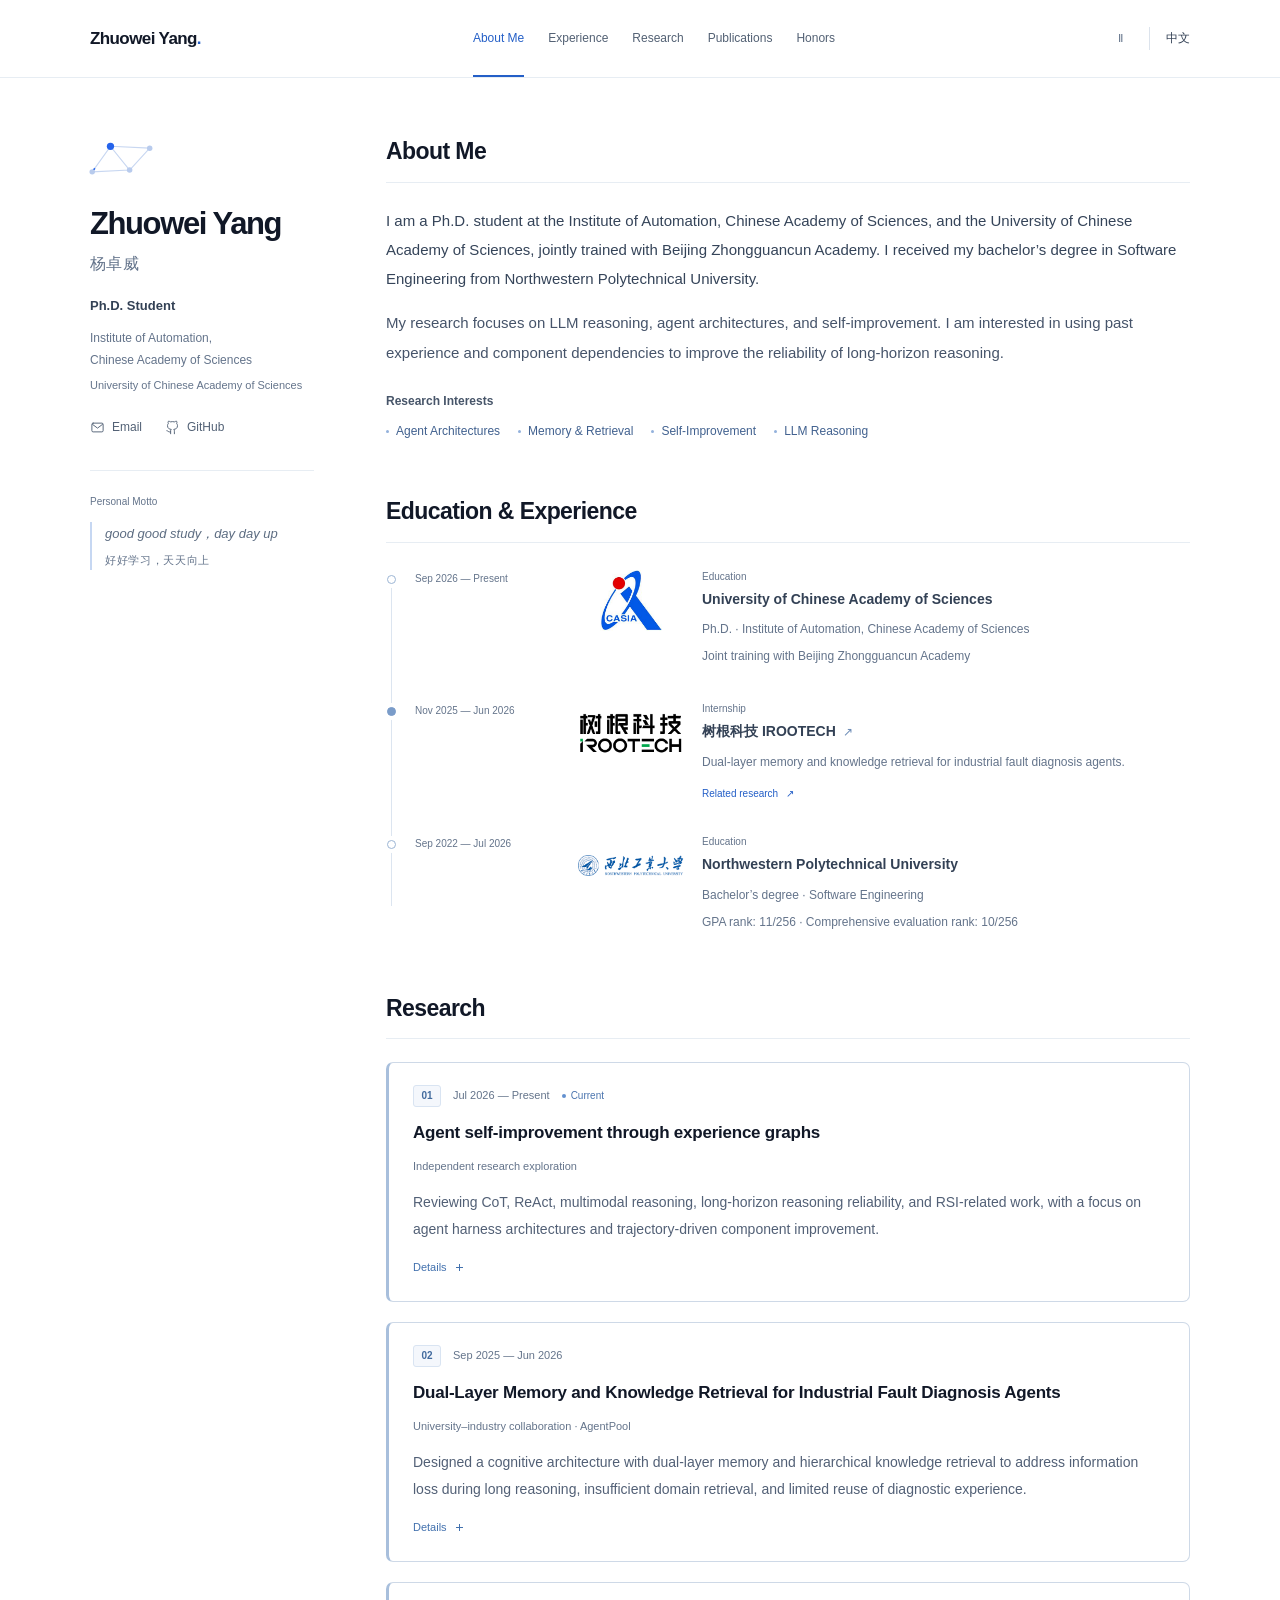
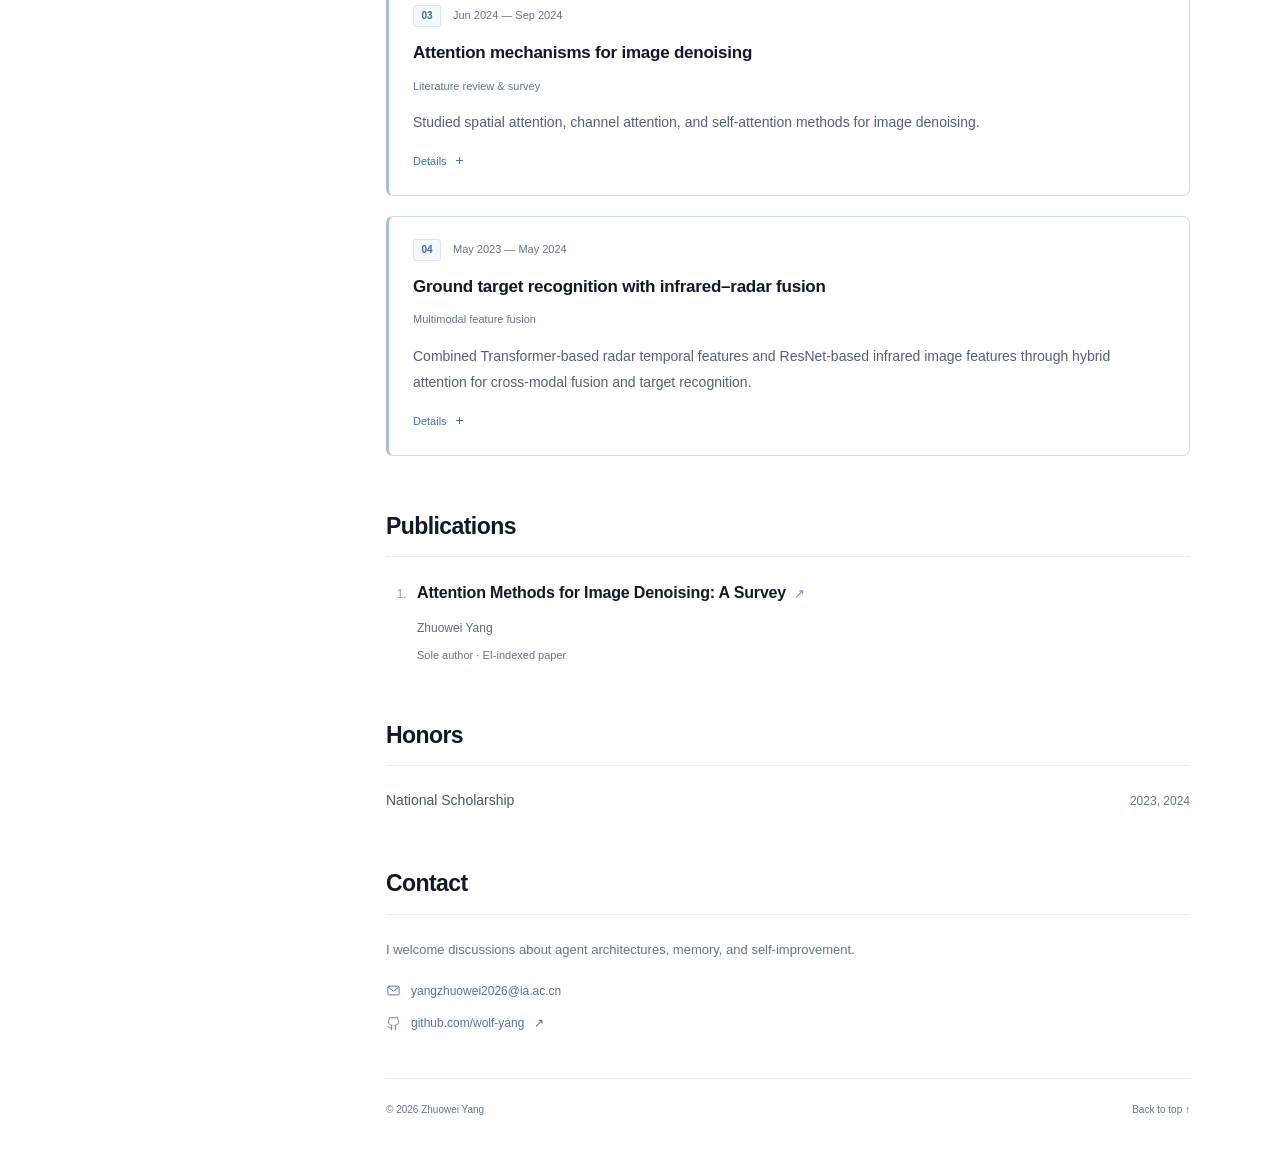
<file: index.html>
<!doctype html>
<html lang="en"><head><meta charset="utf-8"><meta name="viewport" content="width=device-width,initial-scale=1"><meta name="theme-color" content="#ffffff"><meta name="description" content="Zhuowei Yang — Ph.D. student researching agent architectures, memory, knowledge retrieval, and self-improvement."><meta property="og:type" content="website"><meta property="og:title" content="Zhuowei Yang | Agent Research"><meta property="og:description" content="Zhuowei Yang — Ph.D. student researching agent architectures, memory, knowledge retrieval, and self-improvement."><meta property="og:url" content="https://wolf-yang.github.io/"><title>Zhuowei Yang | Agent Research</title><link rel="icon" href="favicon.svg" type="image/svg+xml"><link rel="stylesheet" href="style.css?v=6"><link rel="alternate" hreflang="en" href="https://wolf-yang.github.io/"><link rel="alternate" hreflang="zh-CN" href="https://wolf-yang.github.io/zh.html"><link rel="alternate" hreflang="x-default" href="https://wolf-yang.github.io/"><link rel="canonical" href="https://wolf-yang.github.io/"><script src="main.js?v=4" defer></script></head>
<body><a class="skip-link" href="#main">Skip to content</a><div class="reading-progress" aria-hidden="true"></div><header class="site-header"><div class="header-inner"><a class="site-brand" href="#home">Zhuowei Yang<span aria-hidden="true">.</span></a><nav aria-label="Main navigation"><a href="#about">About Me</a><a href="#experience">Experience</a><a href="#research">Research</a><a href="#publications">Publications</a><a href="#honors">Honors</a></nav><div class="header-controls"><button class="motion-button js-only" type="button" aria-pressed="false" aria-label="Turn off animations" title="Turn off animations" data-pause-label="Turn off animations" data-resume-label="Turn on animations"><span class="motion-icon" aria-hidden="true">Ⅱ</span></button><a class="language-switch" href="zh.html" lang="zh-CN" aria-label="切换至中文">中文</a></div></div></header>
<div class="page-layout" id="home"><aside class="profile" aria-labelledby="profile-name"><div class="profile-intro"><div class="profile-mark" aria-hidden="true"><svg viewBox="0 0 80 56" fill="none"><path d="M9 41 29 13l21 26 22-24M9 41l41-2M29 13l43 2" stroke="#c8d7f1" stroke-width="1.2"/><path class="network-signal" d="M9 41 29 13l21 26 22-24" stroke="#2563eb" stroke-width="1.8" stroke-dasharray="5 100"/><circle cx="9" cy="41" r="3" fill="#b8cbed"/><circle cx="29" cy="13" r="4" fill="#2563eb"/><circle cx="50" cy="39" r="3" fill="#b8cbed"/><circle cx="72" cy="15" r="3" fill="#b8cbed"/></svg></div><h1 id="profile-name">Zhuowei Yang</h1><p class="profile-other-name">杨卓威</p><p class="profile-role">Ph.D. Student</p><p class="profile-affiliation">Institute of Automation,<br>Chinese Academy of Sciences</p><p class="profile-university">University of Chinese Academy of Sciences</p><div class="profile-links"><a href="mailto:yangzhuowei2026@ia.ac.cn"><svg width="17" height="17" viewBox="0 0 24 24" fill="none" stroke="currentColor" stroke-width="1.5" stroke-linecap="round" stroke-linejoin="round" aria-hidden="true"><rect x="3" y="5" width="18" height="14" rx="2"/><path d="m4 7 8 6 8-6"/></svg>Email</a><a href="https://github.com/wolf-yang"><svg width="17" height="17" viewBox="0 0 24 24" fill="none" stroke="currentColor" stroke-width="1.5" stroke-linecap="round" stroke-linejoin="round" aria-hidden="true"><path d="M9 19c-4 1-4-2-6-2m12 5v-4a3.5 3.5 0 0 0-1-3c3-.3 6-1.5 6-6a4.6 4.6 0 0 0-1.3-3.2A4.3 4.3 0 0 0 18.6 2S17.4 1.7 15 3a11 11 0 0 0-6 0C6.6 1.7 5.4 2 5.4 2a4.3 4.3 0 0 0-.1 3.8A4.6 4.6 0 0 0 4 9c0 4.5 3 5.7 6 6a3.5 3.5 0 0 0-1 3v4"/></svg>GitHub</a></div></div><div class="profile-motto"><span class="motto-label">Personal Motto</span><blockquote><span lang="en">good good study，day day up</span> <span class="motto-zh" lang="zh-CN">好好学习，天天向上</span></blockquote></div></aside>
<main id="main"><section class="content-section about-section" id="about" aria-labelledby="about-title"><h2 id="about-title" class="section-title">About Me</h2><p>I am a Ph.D. student at the Institute of Automation, Chinese Academy of Sciences, and the University of Chinese Academy of Sciences, jointly trained with Beijing Zhongguancun Academy. I received my bachelor’s degree in Software Engineering from Northwestern Polytechnical University.</p><p>My research focuses on LLM reasoning, agent architectures, and self-improvement. I am interested in using past experience and component dependencies to improve the reliability of long-horizon reasoning.</p><div class="research-interests"><h3>Research Interests</h3><ul><li>Agent Architectures</li><li>Memory & Retrieval</li><li>Self-Improvement</li><li>LLM Reasoning</li></ul></div></section>
<section class="content-section experience-section" id="experience" aria-labelledby="experience-title"><h2 id="experience-title" class="section-title">Education & Experience</h2><ol class="experience-timeline" aria-label="Education & Experience"><li class="timeline-item reveal" id="education-1" data-kind="education" data-start="2026-09" data-end="present"><div class="timeline-marker" aria-hidden="true"></div><div class="timeline-date">Sep 2026 — Present</div><div class="timeline-content"><div class="institution-row"><a class="institution-logo logo-casia" href="https://ia.cas.cn/" aria-label="Institute of Automation, Chinese Academy of Sciences official website"><img src="assets/logos/casia.jpg" alt="" width="238" height="236" loading="lazy" decoding="async"></a><div class="institution-copy"><span class="entry-type">Education</span><h3>University of Chinese Academy of Sciences</h3><p>Ph.D. · Institute of Automation, Chinese Academy of Sciences</p><p>Joint training with Beijing Zhongguancun Academy</p></div></div></div></li><li class="timeline-item reveal" id="internship" data-kind="internship" data-start="2025-11" data-end="2026-06"><div class="timeline-marker" aria-hidden="true"></div><div class="timeline-date">Nov 2025 — Jun 2026</div><div class="timeline-content"><div class="institution-row"><a class="institution-logo logo-irootech" href="https://www.irootech.com/" aria-label="树根科技 IROOTECH official website"><img src="assets/logos/irootech.png" alt="" width="720" height="310" loading="lazy" decoding="async"></a><div class="institution-copy"><span class="entry-type">Internship</span><h3><a class="company-link" href="https://www.irootech.com/">树根科技 IROOTECH <span aria-hidden="true">↗</span></a></h3><p>Dual-layer memory and knowledge retrieval for industrial fault diagnosis agents.</p><a class="inline-link" href="#project-2">Related research<span aria-hidden="true">↗</span></a></div></div></div></li><li class="timeline-item reveal" id="education-2" data-kind="education" data-start="2022-09" data-end="2026-07"><div class="timeline-marker" aria-hidden="true"></div><div class="timeline-date">Sep 2022 — Jul 2026</div><div class="timeline-content"><div class="institution-row"><a class="institution-logo logo-npu" href="https://www.nwpu.edu.cn/" aria-label="Northwestern Polytechnical University official website"><img src="assets/logos/npu.png" alt="" width="321" height="63" loading="lazy" decoding="async"></a><div class="institution-copy"><span class="entry-type">Education</span><h3>Northwestern Polytechnical University</h3><p>Bachelor’s degree · Software Engineering</p><p>GPA rank: 11/256 · Comprehensive evaluation rank: 10/256</p></div></div></div></li></ol></section>
<section class="content-section" id="research" aria-labelledby="research-title"><h2 id="research-title" class="section-title">Research</h2><div class="research-list"><article class="research-entry reveal" id="project-1"><div class="entry-meta"><span class="research-index" aria-hidden="true">01</span><span>Jul 2026 — Present</span><span class="current-label"><i aria-hidden="true"></i>Current</span></div><h3>Agent self-improvement through experience graphs</h3><p class="entry-type">Independent research exploration</p><p>Reviewing CoT, ReAct, multimodal reasoning, long-horizon reasoning reliability, and RSI-related work, with a focus on agent harness architectures and trajectory-driven component improvement.</p><details class="research-details"><summary>Details<span class="details-symbol" aria-hidden="true"></span></summary><div class="details-content"><p>Exploring an experience graph for coordinated improvement across components: linking successful and failed trajectories to harness components and dependencies to guide component selection and joint updates. Designing and validating the approach using open-source RSI frameworks.</p></div></details></article><article class="research-entry reveal" id="project-2"><div class="entry-meta"><span class="research-index" aria-hidden="true">02</span><span>Sep 2025 — Jun 2026</span></div><h3>Dual-Layer Memory and Knowledge Retrieval for Industrial Fault Diagnosis Agents</h3><p class="entry-type">University–industry collaboration · AgentPool</p><p>Designed a cognitive architecture with dual-layer memory and hierarchical knowledge retrieval to address information loss during long reasoning, insufficient domain retrieval, and limited reuse of diagnostic experience.</p><details class="research-details"><summary>Details<span class="details-symbol" aria-hidden="true"></span></summary><div class="details-content"><p>Built structured working memory for key information, ruled-out hypotheses, and pending checks; organized diagnostic histories into long-term memory; developed hierarchical indexes over industrial manuals and experience, combining tree-based retrieval with cross-branch tag associations.</p></div></details></article><article class="research-entry reveal" id="project-3"><div class="entry-meta"><span class="research-index" aria-hidden="true">03</span><span>Jun 2024 — Sep 2024</span></div><h3>Attention mechanisms for image denoising</h3><p class="entry-type">Literature review &amp; survey</p><p>Studied spatial attention, channel attention, and self-attention methods for image denoising.</p><details class="research-details"><summary>Details<span class="details-symbol" aria-hidden="true"></span></summary><div class="details-content"><p>Reviewed more than 50 papers and independently authored a survey.</p></div></details></article><article class="research-entry reveal" id="project-4"><div class="entry-meta"><span class="research-index" aria-hidden="true">04</span><span>May 2023 — May 2024</span></div><h3>Ground target recognition with infrared–radar fusion</h3><p class="entry-type">Multimodal feature fusion</p><p>Combined Transformer-based radar temporal features and ResNet-based infrared image features through hybrid attention for cross-modal fusion and target recognition.</p><details class="research-details"><summary>Details<span class="details-symbol" aria-hidden="true"></span></summary><div class="details-content"><p>Designed and implemented a fusion module incorporating spatial and channel attention, and contributed to platform development.</p></div></details></article></div></section>
<section class="content-section reveal" id="publications" aria-labelledby="publications-title"><h2 id="publications-title" class="section-title">Publications</h2><ol class="publication-list"><li><article class="publication-entry"><h3><a class="publication-title-link" href="https://doi.org/10.1109/ICCSI62669.2024.10799369">Attention Methods for Image Denoising: A Survey <span aria-hidden="true">↗</span></a></h3><p class="publication-author"><strong>Zhuowei Yang</strong></p><p class="publication-meta">Sole author · EI-indexed paper</p></article></li></ol></section>

<section class="content-section reveal" id="honors" aria-labelledby="honors-title"><h2 id="honors-title" class="section-title">Honors</h2><ul class="honors-list"><li><span class="honor-name">National Scholarship</span><span class="honor-years">2023, 2024</span></li></ul></section>
<section class="content-section contact-section reveal" id="contact" aria-labelledby="contact-title"><h2 id="contact-title" class="section-title">Contact</h2><p>I welcome discussions about agent architectures, memory, and self-improvement.</p><div class="contact-links"><a href="mailto:yangzhuowei2026@ia.ac.cn"><svg width="17" height="17" viewBox="0 0 24 24" fill="none" stroke="currentColor" stroke-width="1.5" stroke-linecap="round" stroke-linejoin="round" aria-hidden="true"><rect x="3" y="5" width="18" height="14" rx="2"/><path d="m4 7 8 6 8-6"/></svg>yangzhuowei2026@ia.ac.cn</a><a href="https://github.com/wolf-yang"><svg width="17" height="17" viewBox="0 0 24 24" fill="none" stroke="currentColor" stroke-width="1.5" stroke-linecap="round" stroke-linejoin="round" aria-hidden="true"><path d="M9 19c-4 1-4-2-6-2m12 5v-4a3.5 3.5 0 0 0-1-3c3-.3 6-1.5 6-6a4.6 4.6 0 0 0-1.3-3.2A4.3 4.3 0 0 0 18.6 2S17.4 1.7 15 3a11 11 0 0 0-6 0C6.6 1.7 5.4 2 5.4 2a4.3 4.3 0 0 0-.1 3.8A4.6 4.6 0 0 0 4 9c0 4.5 3 5.7 6 6a3.5 3.5 0 0 0-1 3v4"/></svg>github.com/wolf-yang<span aria-hidden="true">↗</span></a></div></section>
<footer class="site-footer"><span>© 2026 Zhuowei Yang</span><a href="#home">Back to top ↑</a></footer></main></div></body></html>
</file>
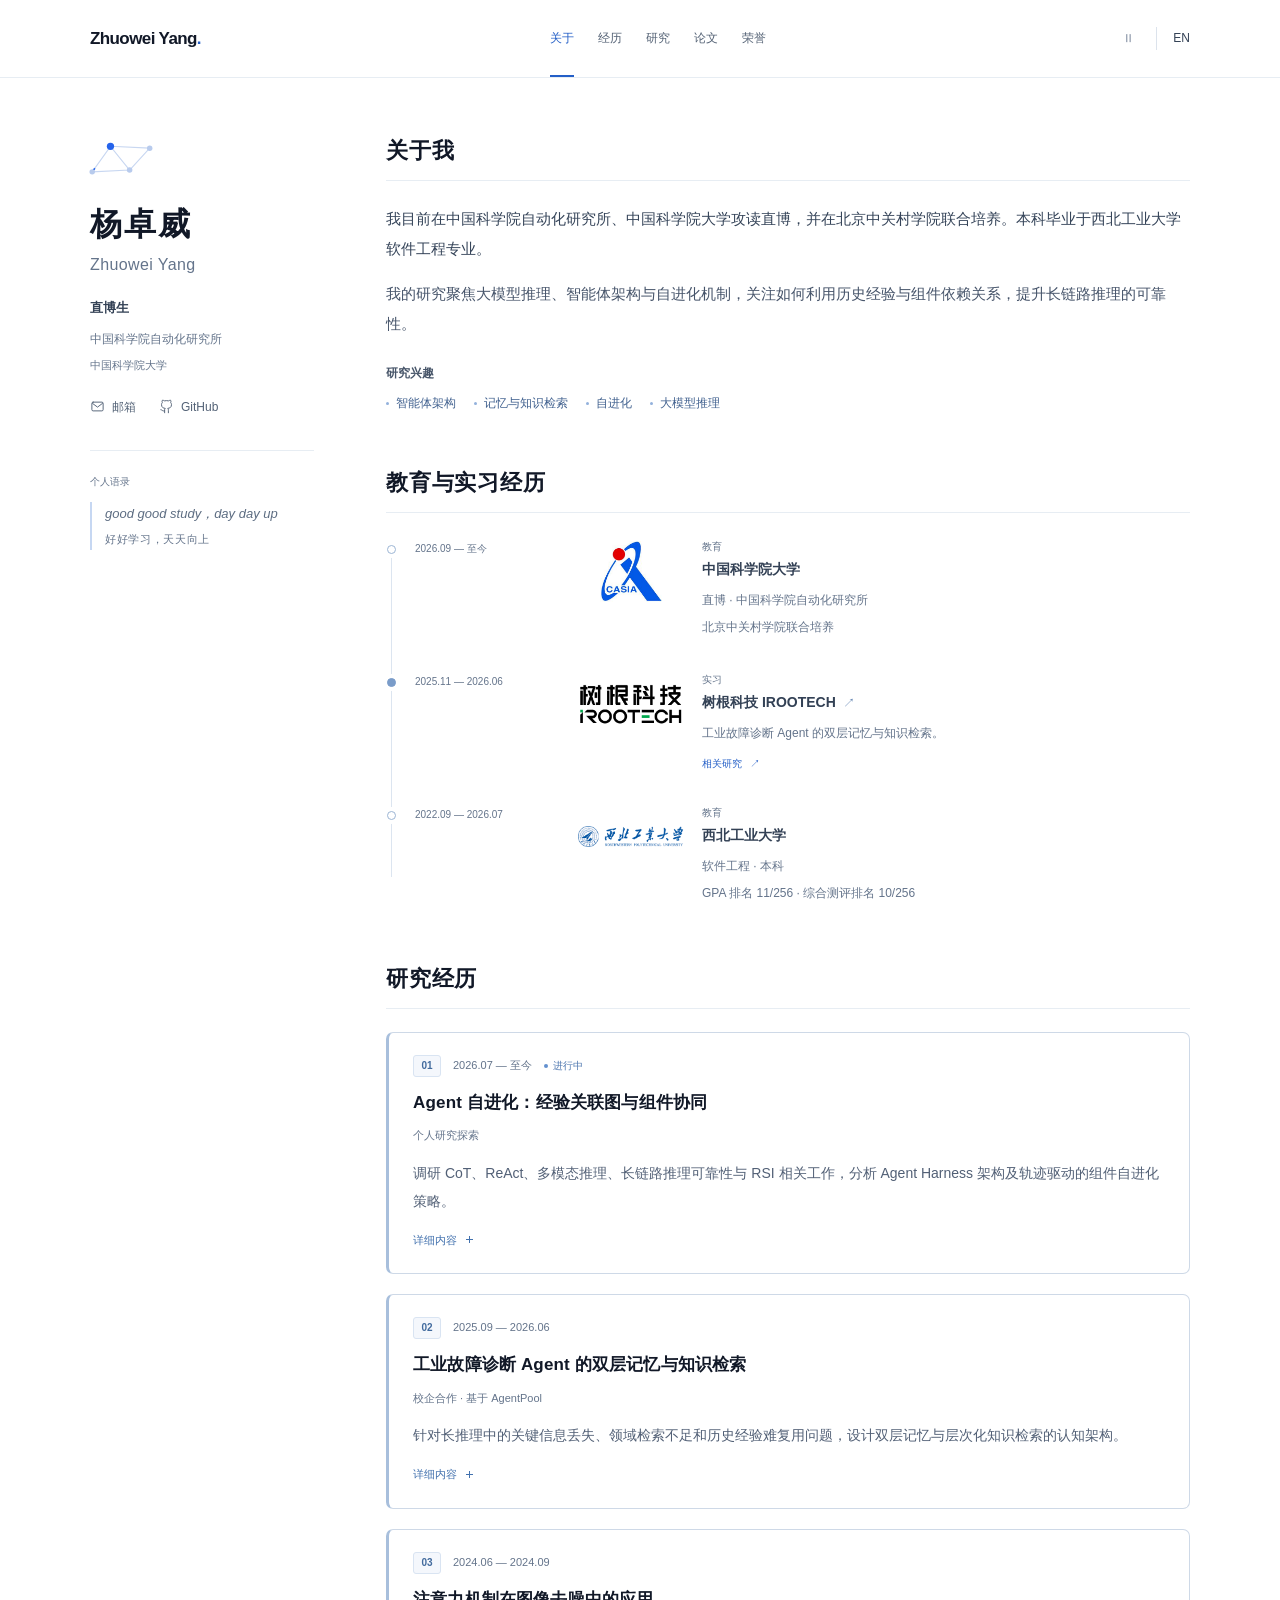
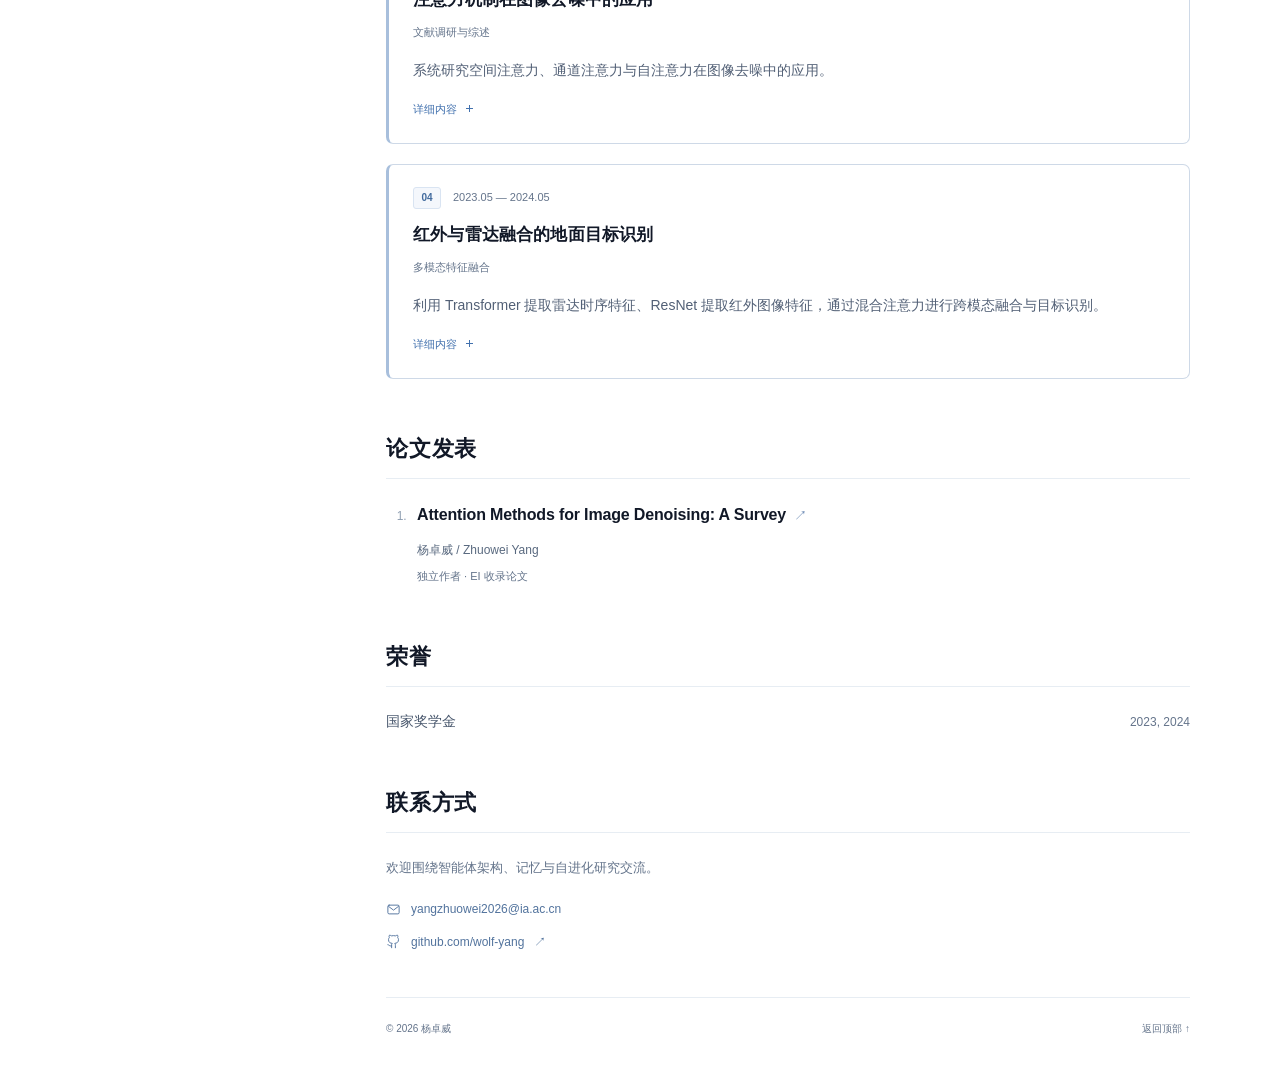
<file: zh.html>
<!doctype html>
<html lang="zh-CN"><head><meta charset="utf-8"><meta name="viewport" content="width=device-width,initial-scale=1"><meta name="theme-color" content="#ffffff"><meta name="description" content="杨卓威的个人学术主页：智能体架构、记忆与知识检索、自进化研究。"><meta property="og:type" content="website"><meta property="og:title" content="杨卓威 | 智能体研究"><meta property="og:description" content="杨卓威的个人学术主页：智能体架构、记忆与知识检索、自进化研究。"><meta property="og:url" content="https://wolf-yang.github.io/zh.html"><title>杨卓威 | 智能体研究</title><link rel="icon" href="favicon.svg" type="image/svg+xml"><link rel="stylesheet" href="style.css?v=6"><link rel="alternate" hreflang="en" href="https://wolf-yang.github.io/"><link rel="alternate" hreflang="zh-CN" href="https://wolf-yang.github.io/zh.html"><link rel="alternate" hreflang="x-default" href="https://wolf-yang.github.io/"><link rel="canonical" href="https://wolf-yang.github.io/zh.html"><script src="main.js?v=4" defer></script></head>
<body><a class="skip-link" href="#main">跳至正文</a><div class="reading-progress" aria-hidden="true"></div><header class="site-header"><div class="header-inner"><a class="site-brand" href="#home">Zhuowei Yang<span aria-hidden="true">.</span></a><nav aria-label="主导航"><a href="#about">关于</a><a href="#experience">经历</a><a href="#research">研究</a><a href="#publications">论文</a><a href="#honors">荣誉</a></nav><div class="header-controls"><button class="motion-button js-only" type="button" aria-pressed="false" aria-label="关闭动态效果" title="关闭动态效果" data-pause-label="关闭动态效果" data-resume-label="开启动画效果"><span class="motion-icon" aria-hidden="true">Ⅱ</span></button><a class="language-switch" href="index.html" lang="en" aria-label="Switch to English">EN</a></div></div></header>
<div class="page-layout" id="home"><aside class="profile" aria-labelledby="profile-name"><div class="profile-intro"><div class="profile-mark" aria-hidden="true"><svg viewBox="0 0 80 56" fill="none"><path d="M9 41 29 13l21 26 22-24M9 41l41-2M29 13l43 2" stroke="#c8d7f1" stroke-width="1.2"/><path class="network-signal" d="M9 41 29 13l21 26 22-24" stroke="#2563eb" stroke-width="1.8" stroke-dasharray="5 100"/><circle cx="9" cy="41" r="3" fill="#b8cbed"/><circle cx="29" cy="13" r="4" fill="#2563eb"/><circle cx="50" cy="39" r="3" fill="#b8cbed"/><circle cx="72" cy="15" r="3" fill="#b8cbed"/></svg></div><h1 id="profile-name">杨卓威</h1><p class="profile-other-name">Zhuowei Yang</p><p class="profile-role">直博生</p><p class="profile-affiliation">中国科学院自动化研究所</p><p class="profile-university">中国科学院大学</p><div class="profile-links"><a href="mailto:yangzhuowei2026@ia.ac.cn"><svg width="17" height="17" viewBox="0 0 24 24" fill="none" stroke="currentColor" stroke-width="1.5" stroke-linecap="round" stroke-linejoin="round" aria-hidden="true"><rect x="3" y="5" width="18" height="14" rx="2"/><path d="m4 7 8 6 8-6"/></svg>邮箱</a><a href="https://github.com/wolf-yang"><svg width="17" height="17" viewBox="0 0 24 24" fill="none" stroke="currentColor" stroke-width="1.5" stroke-linecap="round" stroke-linejoin="round" aria-hidden="true"><path d="M9 19c-4 1-4-2-6-2m12 5v-4a3.5 3.5 0 0 0-1-3c3-.3 6-1.5 6-6a4.6 4.6 0 0 0-1.3-3.2A4.3 4.3 0 0 0 18.6 2S17.4 1.7 15 3a11 11 0 0 0-6 0C6.6 1.7 5.4 2 5.4 2a4.3 4.3 0 0 0-.1 3.8A4.6 4.6 0 0 0 4 9c0 4.5 3 5.7 6 6a3.5 3.5 0 0 0-1 3v4"/></svg>GitHub</a></div></div><div class="profile-motto"><span class="motto-label">个人语录</span><blockquote><span lang="en">good good study，day day up</span> <span class="motto-zh" lang="zh-CN">好好学习，天天向上</span></blockquote></div></aside>
<main id="main"><section class="content-section about-section" id="about" aria-labelledby="about-title"><h2 id="about-title" class="section-title">关于我</h2><p>我目前在中国科学院自动化研究所、中国科学院大学攻读直博，并在北京中关村学院联合培养。本科毕业于西北工业大学软件工程专业。</p><p>我的研究聚焦大模型推理、智能体架构与自进化机制，关注如何利用历史经验与组件依赖关系，提升长链路推理的可靠性。</p><div class="research-interests"><h3>研究兴趣</h3><ul><li>智能体架构</li><li>记忆与知识检索</li><li>自进化</li><li>大模型推理</li></ul></div></section>
<section class="content-section experience-section" id="experience" aria-labelledby="experience-title"><h2 id="experience-title" class="section-title">教育与实习经历</h2><ol class="experience-timeline" aria-label="教育与实习经历"><li class="timeline-item reveal" id="education-1" data-kind="education" data-start="2026-09" data-end="present"><div class="timeline-marker" aria-hidden="true"></div><div class="timeline-date">2026.09 — 至今</div><div class="timeline-content"><div class="institution-row"><a class="institution-logo logo-casia" href="https://ia.cas.cn/" aria-label="中国科学院自动化研究所 官网"><img src="assets/logos/casia.jpg" alt="" width="238" height="236" loading="lazy" decoding="async"></a><div class="institution-copy"><span class="entry-type">教育</span><h3>中国科学院大学</h3><p>直博 · 中国科学院自动化研究所</p><p>北京中关村学院联合培养</p></div></div></div></li><li class="timeline-item reveal" id="internship" data-kind="internship" data-start="2025-11" data-end="2026-06"><div class="timeline-marker" aria-hidden="true"></div><div class="timeline-date">2025.11 — 2026.06</div><div class="timeline-content"><div class="institution-row"><a class="institution-logo logo-irootech" href="https://www.irootech.com/" aria-label="树根科技 IROOTECH 官网"><img src="assets/logos/irootech.png" alt="" width="720" height="310" loading="lazy" decoding="async"></a><div class="institution-copy"><span class="entry-type">实习</span><h3><a class="company-link" href="https://www.irootech.com/">树根科技 IROOTECH <span aria-hidden="true">↗</span></a></h3><p>工业故障诊断 Agent 的双层记忆与知识检索。</p><a class="inline-link" href="#project-2">相关研究<span aria-hidden="true">↗</span></a></div></div></div></li><li class="timeline-item reveal" id="education-2" data-kind="education" data-start="2022-09" data-end="2026-07"><div class="timeline-marker" aria-hidden="true"></div><div class="timeline-date">2022.09 — 2026.07</div><div class="timeline-content"><div class="institution-row"><a class="institution-logo logo-npu" href="https://www.nwpu.edu.cn/" aria-label="西北工业大学 官网"><img src="assets/logos/npu.png" alt="" width="321" height="63" loading="lazy" decoding="async"></a><div class="institution-copy"><span class="entry-type">教育</span><h3>西北工业大学</h3><p>软件工程 · 本科</p><p>GPA 排名 11/256 · 综合测评排名 10/256</p></div></div></div></li></ol></section>
<section class="content-section" id="research" aria-labelledby="research-title"><h2 id="research-title" class="section-title">研究经历</h2><div class="research-list"><article class="research-entry reveal" id="project-1"><div class="entry-meta"><span class="research-index" aria-hidden="true">01</span><span>2026.07 — 至今</span><span class="current-label"><i aria-hidden="true"></i>进行中</span></div><h3>Agent 自进化：经验关联图与组件协同</h3><p class="entry-type">个人研究探索</p><p>调研 CoT、ReAct、多模态推理、长链路推理可靠性与 RSI 相关工作，分析 Agent Harness 架构及轨迹驱动的组件自进化策略。</p><details class="research-details"><summary>详细内容<span class="details-symbol" aria-hidden="true"></span></summary><div class="details-content"><p>提出基于经验关联图的跨组件协同进化思路，关联成功/失败轨迹、Harness 组件与依赖关系，探索图谱引导的组件定位和联合更新；结合开源 RSI 框架开展方案设计与验证。</p></div></details></article><article class="research-entry reveal" id="project-2"><div class="entry-meta"><span class="research-index" aria-hidden="true">02</span><span>2025.09 — 2026.06</span></div><h3>工业故障诊断 Agent 的双层记忆与知识检索</h3><p class="entry-type">校企合作 · 基于 AgentPool</p><p>针对长推理中的关键信息丢失、领域检索不足和历史经验难复用问题，设计双层记忆与层次化知识检索的认知架构。</p><details class="research-details"><summary>详细内容<span class="details-symbol" aria-hidden="true"></span></summary><div class="details-content"><p>设计结构化工作记忆，维护关键信息、已排除假设和待验证事项；沉淀长期诊断记忆，支持跨会话复用；构建工业手册与历史经验索引，结合树形检索和跨分支标签关联。</p></div></details></article><article class="research-entry reveal" id="project-3"><div class="entry-meta"><span class="research-index" aria-hidden="true">03</span><span>2024.06 — 2024.09</span></div><h3>注意力机制在图像去噪中的应用</h3><p class="entry-type">文献调研与综述</p><p>系统研究空间注意力、通道注意力与自注意力在图像去噪中的应用。</p><details class="research-details"><summary>详细内容<span class="details-symbol" aria-hidden="true"></span></summary><div class="details-content"><p>调研 50 余篇相关文献，独立完成综述论文。</p></div></details></article><article class="research-entry reveal" id="project-4"><div class="entry-meta"><span class="research-index" aria-hidden="true">04</span><span>2023.05 — 2024.05</span></div><h3>红外与雷达融合的地面目标识别</h3><p class="entry-type">多模态特征融合</p><p>利用 Transformer 提取雷达时序特征、ResNet 提取红外图像特征，通过混合注意力进行跨模态融合与目标识别。</p><details class="research-details"><summary>详细内容<span class="details-symbol" aria-hidden="true"></span></summary><div class="details-content"><p>设计并实现融合空间注意力和通道注意力的特征融合模块，参与系统平台开发。</p></div></details></article></div></section>
<section class="content-section reveal" id="publications" aria-labelledby="publications-title"><h2 id="publications-title" class="section-title">论文发表</h2><ol class="publication-list"><li><article class="publication-entry"><h3><a class="publication-title-link" href="https://doi.org/10.1109/ICCSI62669.2024.10799369">Attention Methods for Image Denoising: A Survey <span aria-hidden="true">↗</span></a></h3><p class="publication-author">杨卓威 / <strong>Zhuowei Yang</strong></p><p class="publication-meta">独立作者 · EI 收录论文</p></article></li></ol></section>

<section class="content-section reveal" id="honors" aria-labelledby="honors-title"><h2 id="honors-title" class="section-title">荣誉</h2><ul class="honors-list"><li><span class="honor-name">国家奖学金</span><span class="honor-years">2023, 2024</span></li></ul></section>
<section class="content-section contact-section reveal" id="contact" aria-labelledby="contact-title"><h2 id="contact-title" class="section-title">联系方式</h2><p>欢迎围绕智能体架构、记忆与自进化研究交流。</p><div class="contact-links"><a href="mailto:yangzhuowei2026@ia.ac.cn"><svg width="17" height="17" viewBox="0 0 24 24" fill="none" stroke="currentColor" stroke-width="1.5" stroke-linecap="round" stroke-linejoin="round" aria-hidden="true"><rect x="3" y="5" width="18" height="14" rx="2"/><path d="m4 7 8 6 8-6"/></svg>yangzhuowei2026@ia.ac.cn</a><a href="https://github.com/wolf-yang"><svg width="17" height="17" viewBox="0 0 24 24" fill="none" stroke="currentColor" stroke-width="1.5" stroke-linecap="round" stroke-linejoin="round" aria-hidden="true"><path d="M9 19c-4 1-4-2-6-2m12 5v-4a3.5 3.5 0 0 0-1-3c3-.3 6-1.5 6-6a4.6 4.6 0 0 0-1.3-3.2A4.3 4.3 0 0 0 18.6 2S17.4 1.7 15 3a11 11 0 0 0-6 0C6.6 1.7 5.4 2 5.4 2a4.3 4.3 0 0 0-.1 3.8A4.6 4.6 0 0 0 4 9c0 4.5 3 5.7 6 6a3.5 3.5 0 0 0-1 3v4"/></svg>github.com/wolf-yang<span aria-hidden="true">↗</span></a></div></section>
<footer class="site-footer"><span>© 2026 杨卓威</span><a href="#home">返回顶部 ↑</a></footer></main></div></body></html>
</file>
<file: style.css>
:root{color-scheme:light;--bg:#fff;--text:#1e293b;--heading:#111827;--muted:#64748b;--line:#e7edf3;--accent:#245fc7;--progress:0;--font:-apple-system,BlinkMacSystemFont,"Segoe UI",Roboto,"Helvetica Neue",Arial,"PingFang SC","Hiragino Sans GB","Microsoft YaHei",sans-serif}
*{box-sizing:border-box}html{scroll-behavior:smooth;scroll-padding-top:105px}body{margin:0;background:var(--bg);color:var(--text);font:15px/1.85 var(--font);-webkit-font-smoothing:antialiased}::selection{background:#dbeafe;color:#172554}a{color:var(--accent);text-underline-offset:4px;text-decoration-thickness:1px}button{font:inherit;color:inherit}a,button{-webkit-tap-highlight-color:transparent}a:focus-visible,button:focus-visible,summary:focus-visible{outline:2px solid var(--accent);outline-offset:5px;border-radius:2px}p{margin:0 0 15px}h1,h2,h3{color:var(--heading);margin:0}button{cursor:pointer}.js-only{display:none}.has-js .js-only{display:inline-flex}.skip-link{position:fixed;top:-100px;left:16px;z-index:100;padding:9px 16px;background:var(--heading);color:white}.skip-link:focus{top:10px}.reading-progress{position:fixed;inset:0 0 auto;z-index:80;height:2px;background:#5183d4;transform:scaleX(var(--progress));transform-origin:left;pointer-events:none}
.site-header{position:sticky;top:0;z-index:50;background:rgba(255,255,255,.96);border-bottom:1px solid var(--line);backdrop-filter:blur(12px)}.header-inner{width:min(1180px,100%);margin:0 auto;padding:0 40px;min-height:77px;display:flex;align-items:center;justify-content:space-between;gap:30px}.site-brand{color:var(--heading);text-decoration:none;font-size:17px;font-weight:650;letter-spacing:-.035em;white-space:nowrap}.site-brand>span{color:var(--accent)}.site-header nav{display:flex;align-items:center;gap:24px}.site-header nav>a{position:relative;font-size:12px;color:#536174;text-decoration:none;white-space:nowrap;transition:color .2s}.site-header nav>a:after{content:"";position:absolute;height:2px;bottom:-27px;inset-inline:0;background:var(--accent);transform:scaleX(0);transition:transform .22s;transform-origin:left}.site-header nav>a:hover,.site-header nav>a[aria-current="location"]{color:var(--accent)}.site-header nav>a[aria-current="location"]:after{transform:scaleX(1)}.header-controls{display:flex;align-items:center;gap:14px}.language-switch{font-size:12px;text-decoration:none;color:#334155;white-space:nowrap;border-left:1px solid #dce3ec;padding-left:16px}.language-switch:hover{color:var(--accent)}.motion-button{width:28px;height:28px;border:0;padding:0;background:transparent;align-items:center;justify-content:center;color:#64748b;transition:color .2s}.motion-button:hover{color:var(--accent)}.motion-icon{font-size:11px;line-height:1}
.page-layout{width:min(1180px,100%);margin:0 auto;padding:56px 40px 0;display:grid;grid-template-columns:224px minmax(0,1fr);gap:72px;align-items:start}.profile{position:sticky;top:112px;padding-bottom:20px;min-width:0}.profile-mark{width:73px;height:52px;margin:0 0 19px -6px}.profile-mark svg{width:100%;height:100%;overflow:visible}.network-signal{animation:network-flow 9s linear infinite}.profile h1{font-size:31px;line-height:1.22;letter-spacing:-.045em;font-weight:650}.profile-other-name{font-size:16px;color:#64748b;line-height:1.6;margin:8px 0 20px;letter-spacing:.025em}.profile-role{font-size:13px;font-weight:600;color:#334155;line-height:1.6;margin-bottom:11px}.profile-affiliation{font-size:12px;line-height:1.8;color:#64748b;margin-bottom:5px}.profile-university{font-size:11px;line-height:1.8;color:#64748b;margin-bottom:20px}.profile-links{display:flex;gap:23px;flex-wrap:wrap}.profile-links a{display:inline-flex;align-items:center;gap:7px;font-size:12px;text-decoration:none;color:#526175}.profile-links a:hover{color:var(--accent)}.profile-links svg{width:15px;height:15px;flex-shrink:0}.profile-motto{border-top:1px solid var(--line);margin-top:32px;padding-top:22px}.motto-label{display:block;font-size:10px;font-weight:500;color:#64748b;margin-bottom:10px}.profile-motto blockquote{margin:0;padding-left:13px;border-left:2px solid #c6d7f2;font-size:13px;line-height:1.9;color:#5d6d82;font-style:italic}.motto-zh{display:block;font-size:11px;letter-spacing:.06em;font-style:normal;color:#64748b;margin-top:3px}main{min-width:0}.content-section{padding:0 0 43px;margin:0 0 10px;scroll-margin-top:0}.section-title{font-size:23px;font-weight:650;line-height:1.5;letter-spacing:-.025em;padding-bottom:13px;border-bottom:1px solid var(--line);margin:0 0 23px}.about-section>p{font-size:15px;line-height:1.95;color:#46546a}.about-section>p:first-of-type{color:#354459}.research-interests{margin-top:23px}.research-interests h3{font-size:12px;font-weight:600;margin-bottom:10px;color:#475569}.research-interests ul{display:flex;gap:7px 18px;flex-wrap:wrap;list-style:none;padding:0;margin:0}.research-interests li{font-size:12px;line-height:1.6;color:#41618f;position:relative;padding-left:10px}.research-interests li:before{content:"";position:absolute;width:3px;height:3px;border-radius:50%;background:#93b1dc;left:0;top:8px}
.research-entry{padding:0 0 24px;margin-bottom:24px;border-bottom:1px solid #edf1f6;scroll-margin-top:104px}.research-entry:last-child{border-bottom:0;padding-bottom:0;margin-bottom:0}.entry-meta{display:flex;align-items:center;gap:15px;margin-bottom:8px;font-size:11px;color:#64748b;line-height:1.6;font-variant-numeric:tabular-nums}.current-label{display:inline-flex;gap:5px;align-items:center;font-size:10px;color:#4a74ae}.current-label i{width:4px;height:4px;background:#6390cf;border-radius:50%}.research-entry h3{font-size:17px;font-weight:600;line-height:1.55;letter-spacing:-.014em;margin-bottom:7px}.entry-type{display:block;font-size:11px;line-height:1.7;color:#64748b;margin-bottom:12px}.research-entry>p:not(.entry-type){font-size:14px;line-height:1.9;color:#526076;margin-bottom:10px}.research-details summary{list-style:none;display:inline-flex;align-items:center;gap:8px;cursor:pointer;color:#4271ae;font-size:11px;line-height:1.7;padding:2px 0;user-select:none}.research-details summary::-webkit-details-marker{display:none}.research-details summary:hover{color:#1c4c94}.details-symbol{display:inline-flex;position:relative;width:10px;height:10px}.details-symbol:before,.details-symbol:after{content:"";position:absolute;left:1px;top:4px;width:7px;height:1px;background:currentColor}.details-symbol:after{transform:rotate(90deg);transition:transform .2s}.research-details[open] .details-symbol:after{transform:rotate(0)}.details-content{padding:12px 0 0;border-left:2px solid #e7edf6;margin-top:8px;padding-left:16px;animation:details-in .25s ease both}.details-content p{font-size:13px;line-height:1.95;color:#64748b;margin:0}.publication-list{padding:0 0 0 24px;margin:0;list-style:decimal;color:#91a0b3;font-size:12px}.publication-list li{padding-left:7px}.publication-entry h3{font-size:16px;font-weight:600;line-height:1.65;letter-spacing:-.01em;margin-bottom:11px}.publication-author{font-size:12px;color:#59697f;margin:0 0 5px}.publication-author strong{font-weight:500}.publication-meta{font-size:11px;color:#64748b;margin:0}
.experience-timeline{list-style:none;margin:0;padding:2px 0 0;position:relative}.experience-timeline:before{content:"";position:absolute;top:12px;bottom:32px;left:5px;width:1px;background:#dce5f0}.timeline-item{position:relative;display:grid;grid-template-columns:143px minmax(0,1fr);column-gap:20px;padding:0 0 28px 29px;scroll-margin-top:100px}.timeline-item:last-child{padding-bottom:0}.timeline-marker{position:absolute;top:7px;left:1px;width:9px;height:9px;border-radius:50%;border:1.5px solid #9cb5d4;background:#fff;box-shadow:0 0 0 4px #fff;z-index:1}.timeline-item[data-kind="internship"] .timeline-marker{background:#7a9cc9;border-color:#7a9cc9}.timeline-date{font-size:10px;line-height:1.9;color:#64748b;white-space:nowrap;font-variant-numeric:tabular-nums;padding-top:1px}.timeline-content{min-width:0}.timeline-content .entry-type{font-size:10px;margin-bottom:3px;color:#64748b}.timeline-content h3{font-size:14px;font-weight:600;line-height:1.7;margin-bottom:7px;color:#334155}.timeline-content p{font-size:12px;color:#64748b;line-height:1.9;margin:0 0 4px}.company-link{color:#334155;text-decoration:none}.company-link:hover{color:var(--accent)}.company-link>span{font-weight:400;font-size:12px;margin-left:3px;color:#6b8bb6}.inline-link{display:inline-flex;gap:8px;align-items:center;text-decoration:none;font-size:10px;margin-top:7px}.inline-link:hover{text-decoration:underline}.honors-list{list-style:none;padding:0;margin:0}.honors-list li{display:flex;justify-content:space-between;align-items:baseline;gap:24px;font-size:14px;line-height:1.7}.honor-name{color:#46556b}.honor-years{font-size:12px;color:#64748b;font-variant-numeric:tabular-nums}.contact-section{padding-bottom:34px}.contact-section>p{font-size:13px;color:#64748b}.contact-links{display:flex;flex-direction:column;gap:10px;align-items:flex-start;margin-top:18px}.contact-links a{display:inline-flex;gap:10px;align-items:center;font-size:12px;color:#52739d;text-decoration:none;overflow-wrap:anywhere;max-width:100%}.contact-links a:hover{color:var(--accent);text-decoration:underline}.contact-links svg{width:15px;height:15px;flex-shrink:0}.site-footer{border-top:1px solid var(--line);padding:22px 0 30px;display:flex;justify-content:space-between;gap:20px;font-size:10px;color:#64748b}.site-footer a{text-decoration:none;color:#64748b}.site-footer a:hover{color:var(--accent)}.will-reveal{opacity:0;transform:translateY(10px);transition:opacity .55s ease,transform .55s ease}.will-reveal.is-visible{opacity:1;transform:none}.motion-paused{scroll-behavior:auto}.motion-paused *,.motion-paused *:before,.motion-paused *:after{animation:none!important;transition:none!important}.motion-paused .will-reveal{opacity:1;transform:none}.motion-paused .reading-progress{display:none}@keyframes network-flow{to{stroke-dashoffset:-210}}@keyframes details-in{from{opacity:.2;transform:translateY(-3px)}to{opacity:1;transform:none}}
html[lang="zh-CN"] .profile h1{font-size:32px;letter-spacing:.06em}html[lang="zh-CN"] .section-title{letter-spacing:.035em;font-size:22px}html[lang="zh-CN"] .about-section>p,html[lang="zh-CN"] .research-entry>p:not(.entry-type){line-height:2}html[lang="zh-CN"] .research-entry h3{font-size:17px;letter-spacing:.01em}
@media(min-width:1500px){.page-layout{padding-top:70px}.profile{top:123px}}
@media(max-width:1050px){.header-inner{padding-inline:30px;gap:20px}.site-header nav{gap:18px}.site-header nav>a{font-size:11px}.page-layout{padding-inline:30px;grid-template-columns:205px minmax(0,1fr);gap:43px}.profile h1{font-size:29px}.timeline-item{grid-template-columns:1fr;row-gap:6px}.timeline-date{font-size:10px}.timeline-content .entry-type{display:none}.timeline-content h3{font-size:14px}}
@media(max-width:760px){html{scroll-padding-top:139px}.header-inner{padding:17px 24px 12px;display:grid;grid-template-columns:1fr auto;gap:15px 20px;min-height:0}.site-brand{font-size:16px}.header-controls{gap:12px}.site-header nav{grid-column:1/-1;grid-row:2;justify-content:space-between;gap:14px;overflow-x:auto;scrollbar-width:none;padding:0 0 3px}.site-header nav::-webkit-scrollbar{display:none}.site-header nav>a{font-size:11px;line-height:1.8}.site-header nav>a:after{bottom:-4px;height:1px}.language-switch{padding-left:12px;font-size:11px}.motion-button{width:22px;height:22px}.page-layout{display:block;padding:34px 24px 0}.profile{position:static;padding-bottom:30px;margin-bottom:35px;border-bottom:1px solid var(--line);display:grid;grid-template-columns:1fr 1fr;column-gap:30px;align-items:start}.profile-mark{width:53px;height:38px;margin:0 0 14px -4px}.profile h1{font-size:32px}.profile-other-name{font-size:14px;margin:8px 0 16px}.profile-role{font-size:12px;margin-bottom:7px}.profile-affiliation{font-size:11px}.profile-university{font-size:10px;margin-bottom:15px}.profile-motto{border-top:0;margin-top:69px;padding-top:0;max-width:250px}.motto-label{font-size:10px}.profile-motto blockquote{font-size:13px;padding-left:12px}.motto-zh{font-size:10px}.profile-links a{font-size:11px}.profile-links{gap:23px}.section-title{font-size:22px;margin-bottom:20px;padding-bottom:12px}.about-section>p{font-size:14px;line-height:1.95}.content-section{padding-bottom:35px;margin-bottom:7px}.research-entry h3{font-size:16px}.research-entry>p:not(.entry-type){font-size:13px}.research-entry{padding-bottom:23px;margin-bottom:23px;scroll-margin-top:139px}.research-interests li{font-size:11px}.research-interests ul{gap:8px 16px}.entry-meta{font-size:10px}.entry-type{font-size:10px}.publication-entry h3{font-size:15px}.timeline-item{grid-template-columns:130px minmax(0,1fr);gap:16px;padding-left:27px}.timeline-content .entry-type{display:block}.timeline-date{font-size:9px}.timeline-content h3{font-size:13px}.timeline-content p{font-size:11px}.honors-list li{font-size:13px}.honor-years{font-size:11px}.details-content p{font-size:12px}.contact-links a{font-size:11px}.contact-links{gap:12px}.site-footer{font-size:9px;padding-bottom:24px}html[lang="zh-CN"] .profile h1{font-size:32px}html[lang="zh-CN"] .section-title{font-size:21px}html[lang="zh-CN"] .research-entry h3{font-size:16px}}
@media(max-width:500px){.profile{display:block;padding-bottom:28px;margin-bottom:31px}.profile-mark{display:none}.profile h1{font-size:32px}.profile-other-name{margin-bottom:13px}.profile-affiliation br{display:none}.profile-university{margin-bottom:14px}.profile-motto{margin-top:24px;padding-top:17px;border-top:1px solid var(--line);max-width:none}.profile-motto blockquote{font-size:12px}.motto-zh{font-size:10px}.motto-label{font-size:9px;margin-bottom:7px}.timeline-item{grid-template-columns:1fr;row-gap:6px;padding-bottom:25px}.timeline-content .entry-type{display:none}.timeline-date{font-size:10px}.timeline-content h3{font-size:14px}.timeline-content p{font-size:11px}.section-title{font-size:21px}.header-inner{padding-inline:20px}.page-layout{padding-inline:22px}.site-header nav{gap:12px}.site-header nav>a{font-size:10.5px}.research-interests li{font-size:10px}.honors-list li{gap:16px}.honor-years{white-space:nowrap}}
@media(prefers-reduced-motion:reduce){html{scroll-behavior:auto}*,*:before,*:after{animation:none!important;transition:none!important}.will-reveal{opacity:1;transform:none}.motion-button,.reading-progress{display:none!important}}
/* Preserve the institutions' original marks and proportions. */
.institution-row{display:grid;grid-template-columns:106px minmax(0,1fr);gap:18px;align-items:start}.institution-copy{min-width:0}.institution-logo{display:flex;width:106px;height:56px;align-items:center;justify-content:center;align-self:start;flex-shrink:0;text-decoration:none;margin-top:4px}.institution-logo img{display:block;width:100%;height:100%;object-fit:contain;transition:opacity .2s}.institution-logo:hover img{opacity:.8}.publication-title-link{color:inherit;text-decoration:none;transition:color .2s}.publication-title-link>span{font-size:13px;font-weight:400;color:#6d8bb5;margin-left:4px;white-space:nowrap}.publication-title-link:hover{color:var(--accent);text-decoration:underline;text-underline-offset:4px}
@media(max-width:1050px){.institution-row{grid-template-columns:94px minmax(0,1fr);gap:17px}.institution-logo{width:94px;height:52px}}
@media(max-width:760px){.institution-row{grid-template-columns:86px minmax(0,1fr);gap:16px}.institution-logo{width:86px;height:50px;margin-top:3px}}
@media(max-width:500px){.institution-row{grid-template-columns:74px minmax(0,1fr);gap:14px}.institution-logo{width:74px;height:43px;margin-top:2px}.timeline-content h3{font-size:13px}.timeline-content p{font-size:11px}}
@media(prefers-reduced-motion:reduce){.institution-logo img,.publication-title-link{transition:none}}
/* CASIA's original identity mark, displayed on white without a color tile. */
.institution-logo.logo-casia{width:62px;height:62px;margin-left:22px;margin-top:2px;background:#fff}.institution-logo.logo-casia img{width:100%;height:100%;object-fit:contain}
/* Give every research project its own visible boundary, including the last. */
#research .research-entry{background:#fff;border:1px solid #ced9e7;border-left:3px solid #a8bfdc;border-radius:7px;padding:22px 24px 21px;margin-bottom:20px}#research .research-entry:last-child{margin-bottom:0}#research .entry-meta{gap:12px;margin-bottom:13px}#research .research-index{display:inline-flex;align-items:center;justify-content:center;min-width:28px;height:22px;padding:0 6px;border:1px solid #d9e4f2;border-radius:3px;background:#f4f7fc;font-size:10px;font-weight:600;line-height:1;color:#426b9e;font-variant-numeric:tabular-nums}#research .research-entry h3{margin-bottom:10px}#research .research-entry .entry-type{margin-bottom:14px}
@media(max-width:1050px){.institution-logo.logo-casia{width:58px;height:58px;margin-left:18px}}
@media(max-width:760px){.institution-logo.logo-casia{width:52px;height:52px;margin-left:17px}#research .research-entry{padding:20px 20px 18px;margin-bottom:18px}}
@media(max-width:500px){.institution-logo.logo-casia{width:48px;height:48px;margin-left:13px}#research .research-entry{padding:18px 17px 17px;margin-bottom:17px}#research .entry-meta{gap:10px;margin-bottom:12px}#research .research-index{min-width:25px;height:21px;font-size:9px}}
</file>
